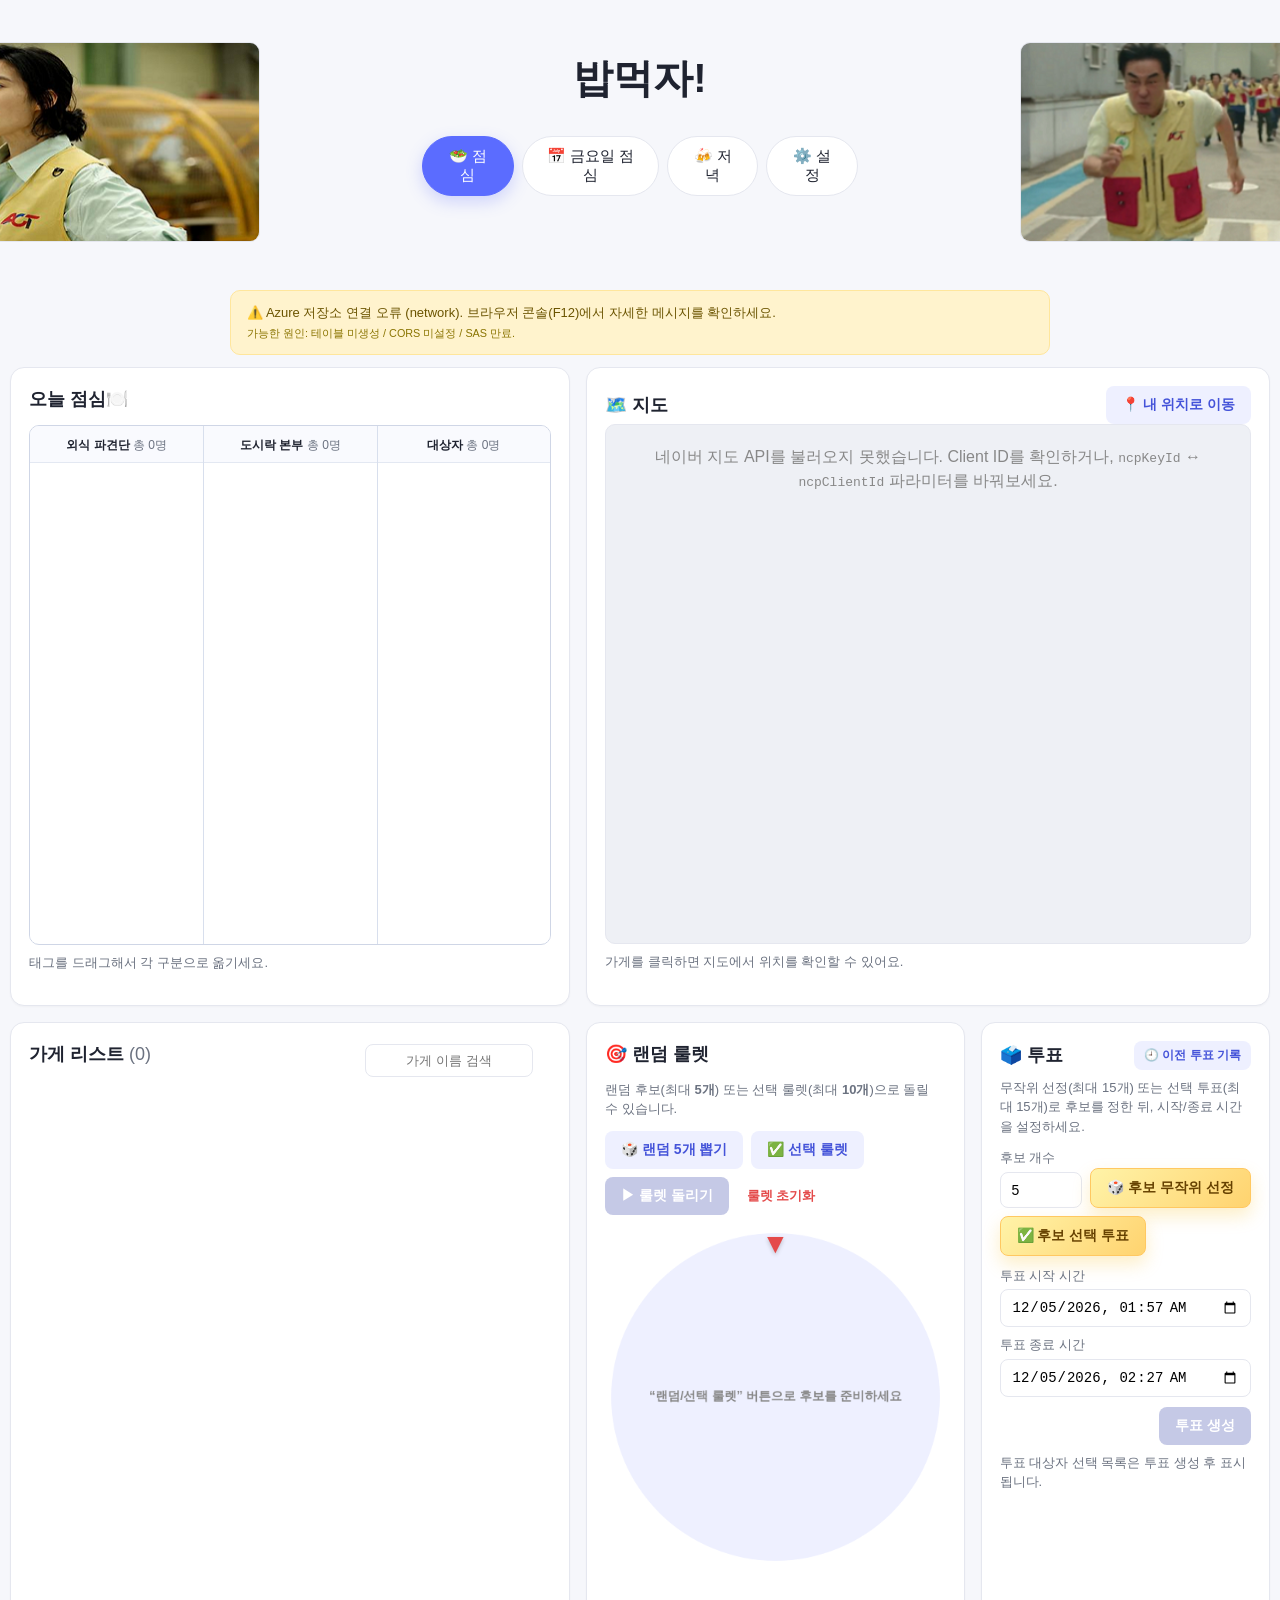
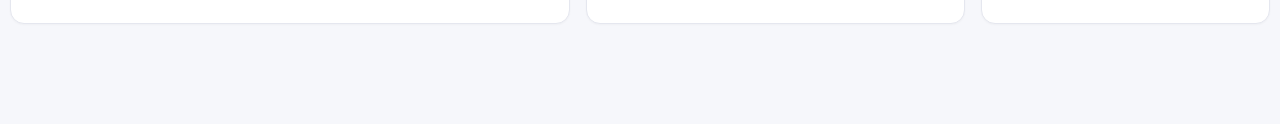
<file: index.html>
<!DOCTYPE html>
<html lang="ko">
<head>
  <meta charset="UTF-8" />
  <meta name="viewport" content="width=device-width, initial-scale=1.0" />
  <title>밥먹자!</title>
  <link rel="stylesheet" href="styles.css?v=22" />
</head>
<body>
  <div class="site-top">
    <header class="app-header">
      <h1 id="app-title">밥먹자!</h1>
    </header>

    <div class="tabs-banner-row">
    <img class="tabs-side-img left" src="assets/tabs-left.png" alt="점심 버튼 왼쪽 이미지" />
    <nav class="meal-tabs">
      <button class="meal-tab active" data-tab="lunch" type="button">🥗 점심</button>
      <button class="meal-tab" data-tab="fridayLunch" type="button">📅 금요일 점심</button>
      <button class="meal-tab" data-tab="dinner" type="button">🍻 저녁</button>
      <button class="meal-tab" data-tab="settings" type="button">⚙️ 설정</button>
      </nav>
    <img class="tabs-side-img right" src="assets/tabs-right.png" alt="설정 버튼 오른쪽 이미지" />
    </div>
  </div>
  <div id="storage-error-banner" class="storage-error hidden"></div>

  <!-- ============ MEAL PANEL (점심/저녁) ============ -->
  <main id="panel-meal" class="panel">
    <section class="card today-groups-card">
      <div class="card-header">
        <h2 id="today-group-title">오늘 점심🍽️</h2>
      </div>
      <div class="today-groups-wrap">
        <div class="today-group-col">
          <h3>외식 파견단 <span id="count-outside" class="muted">총 0명</span></h3>
          <div class="drop-zone" id="drop-outside" data-group="outside"></div>
        </div>
        <div class="today-group-col">
          <h3>도시락 본부 <span id="count-lunchbox" class="muted">총 0명</span></h3>
          <div class="drop-zone" id="drop-lunchbox" data-group="lunchbox"></div>
        </div>
        <div class="today-group-col">
          <h3>대상자 <span id="count-pool" class="muted">총 0명</span></h3>
          <div class="drop-zone pool" id="drop-pool" data-group="pool"></div>
        </div>
      </div>
      <p class="hint">태그를 드래그해서 각 구분으로 옮기세요.</p>
    </section>

    <section class="card meal-list-card">
      <div class="card-header">
        <h2>가게 리스트 <span id="store-count" class="muted">(0)</span></h2>
        <input id="store-search-main" type="text" class="store-search-input" placeholder="가게 이름 검색" />
      </div>
      <ul id="store-list" class="store-list"></ul>
    </section>

    <section class="card meal-map-card">
      <div class="card-header map-header">
        <h2>🗺️ 지도</h2>
        <button id="btn-map-my-location" class="btn btn-secondary" type="button">📍 내 위치로 이동</button>
      </div>
      <div id="map" class="map"></div>
      <p class="hint" id="map-hint">가게를 클릭하면 지도에서 위치를 확인할 수 있어요.</p>
    </section>

    <section class="card roulette-card">
      <h2>🎯 랜덤 룰렛</h2>
      <p class="hint">랜덤 후보(최대 <strong>5개</strong>) 또는 선택 룰렛(최대 <strong>10개</strong>)으로 돌릴 수 있습니다.</p>
      <div class="roulette-controls">
        <button id="btn-pick-roulette" class="btn btn-secondary">🎲 랜덤 5개 뽑기</button>
        <button id="btn-pick-roulette-selected" class="btn btn-secondary">✅ 선택 룰렛</button>
        <button id="btn-spin" class="btn btn-primary" disabled>▶ 룰렛 돌리기</button>
        <button id="btn-reset-roulette" class="btn btn-link" type="button">룰렛 초기화</button>
      </div>
      <div class="roulette-stage">
        <canvas id="roulette-canvas" width="440" height="440"></canvas>
        <div id="roulette-pointer">▼</div>
      </div>
      <div id="roulette-result" class="roulette-result"></div>
    </section>

    <section class="card vote-card">
      <div class="card-header vote-card-header">
        <h2>🗳️ 투표</h2>
        <button id="btn-vote-history" class="btn btn-secondary vote-history-btn" type="button" title="이전 투표 기록">🕘 이전 투표 기록</button>
      </div>
      <p class="hint">무작위 선정(최대 15개) 또는 선택 투표(최대 15개)로 후보를 정한 뒤, 시작/종료 시간을 설정하세요.</p>

      <div class="vote-setup">
        <div class="form-row two">
          <label>후보 개수
            <input type="number" id="vote-candidate-count" min="2" max="15" value="5" />
          </label>
          <button type="button" id="btn-pick-vote" class="btn btn-secondary vote-candidate-action">🎲 후보 무작위 선정</button>
          <button type="button" id="btn-pick-vote-selected" class="btn btn-secondary vote-candidate-action">✅ 후보 선택 투표</button>
        </div>
        <div class="form-row two">
          <label>투표 시작 시간
            <input type="datetime-local" id="vote-start" />
          </label>
          <label>투표 종료 시간
            <input type="datetime-local" id="vote-end" />
          </label>
        </div>
        <div class="form-actions">
          <button id="btn-create-vote" type="button" class="btn btn-primary" disabled>투표 생성</button>
        </div>
        <p class="hint">투표 대상자 선택 목록은 투표 생성 후 표시됩니다.</p>
      </div>

      <div id="vote-active" class="vote-active hidden">
        <div class="vote-header">
          <strong id="vote-status-label"></strong>
          <span id="vote-timer" class="muted"></span>
          <button id="btn-cancel-vote" class="btn btn-link">투표 종료/삭제</button>
        </div>
        <ul id="vote-candidates" class="vote-candidates"></ul>
        <div class="form-row">
          <label>투표 대상자 선택 *
            <select id="vote-voter-select">
              <option value="">대상자를 선택하세요</option>
            </select>
          </label>
        </div>
        <p id="vote-voter-hint" class="hint">남은 투표 가능 대상자를 선택해 투표하세요.</p>
        <h3>투표 현황</h3>
        <ul id="vote-results" class="vote-results"></ul>
      </div>
    </section>
  </main>

  <!-- ============ SETTINGS PANEL ============ -->
  <main id="panel-settings" class="panel hidden">
    <section class="card settings-tabs-card">
      <div class="settings-subtabs">
        <button class="settings-subtab active" type="button" data-settings-tab="people">대상자 추가</button>
        <button class="settings-subtab" type="button" data-settings-tab="stores">가게 등록</button>
        <button class="settings-subtab" type="button" data-settings-tab="taste-care">입맛 보호 대상자</button>
        <button class="settings-subtab" type="button" data-settings-tab="history">기록 관리</button>
      </div>
    </section>

    <section class="card settings-subpanel" data-settings-panel="people">
      <h2>👥 위(胃)대한 명단 관리</h2>
      <div class="form-row two">
        <label>대상자 이름
          <input id="person-name" type="text" placeholder="예: 홍길동" />
        </label>
        <label>직책
          <select id="person-role">
            <option value="사원 (선임)">사원 (선임)</option>
            <option value="대리">대리</option>
            <option value="과장">과장</option>
            <option value="차장">차장</option>
            <option value="부장">부장</option>
            <option value="이사">이사</option>
            <option value="팀장님">팀장님</option>
          </select>
        </label>
      </div>
      <div class="form-actions">
        <button id="btn-add-person" type="button" class="btn btn-secondary">추가</button>
      </div>
      <ul id="person-list" class="store-list"></ul>
    </section>

    <section class="card settings-subpanel hidden taste-care-panel" data-settings-panel="taste-care">
      <h2>💚 입맛 보호 대상자 관리</h2>
      <div class="form-row two taste-care-form-row">
        <label>대상자 선택
          <select id="caution-person">
            <option value="">대상자를 선택하세요</option>
          </select>
        </label>
        <label>주의 내용 태그
          <input id="caution-note" type="text" placeholder="예: 갑각류 알러지 / 회 섭취 불가" />
        </label>
      </div>
      <div class="form-actions">
        <button id="btn-add-caution" type="button" class="btn btn-secondary">주의 태그 추가</button>
        <button id="btn-caution-store-blocks" type="button" class="btn btn-secondary">못가는 가게 선택</button>
      </div>
      <p id="caution-store-block-summary" class="hint">선택된 못가는 가게가 없습니다.</p>
      <ul id="caution-list" class="store-list"></ul>
    </section>

    <section class="card settings-subpanel hidden" data-settings-panel="history">
      <div class="card-header">
        <h2>🗂️ 랜덤/후보 기록 관리</h2>
        <button id="btn-random-history-clear-all" type="button" class="btn btn-link">전체 삭제</button>
      </div>
      <p class="hint">월~금 주간 기록이며, 매주 토요일 10:00(서울)에 전체 초기화됩니다. 수동 삭제 시 비밀번호가 필요합니다.</p>
      <div class="form-row">
        <label>조회할 식사 탭
          <select id="random-history-meal">
            <option value="all">전체</option>
            <option value="lunch">점심</option>
            <option value="fridayLunch">금요일 점심</option>
            <option value="dinner">저녁</option>
          </select>
        </label>
      </div>
      <ul id="random-history-list" class="store-list"></ul>
    </section>

    <section class="card settings-subpanel hidden" data-settings-panel="stores">
      <h2>🪄 URL로 빠른 등록</h2>
      <div class="form-row">
        <label>가게 이름 검색
          <input id="store-search-settings-top" type="text" placeholder="등록 여부를 확인할 가게 이름" />
        </label>
      </div>
      <p class="hint">
        네이버 지도에서 가게 페이지의 URL을 복사해 붙여넣으면 가게 이름과 좌표를 자동으로 추출합니다.
        <br/>예: <code>https://map.naver.com/p/search/김밥천국/place/1194911319?c=...</code>
      </p>

      <div class="form-row">
        <label>등록할 식사
          <div class="radio-group" id="reg-meal-group">
            <label><input type="radio" name="reg-meal" value="lunch" checked /> 🥗 점심</label>
            <label><input type="radio" name="reg-meal" value="dinner" /> 🍻 저녁</label>
            <label><input type="radio" name="reg-meal" value="fridayLunch" /> 📅 금요일 점심</label>
          </div>
        </label>
      </div>
      <div class="form-row">
        <label>네이버 지도 URL *
          <input id="reg-url" type="url" placeholder="https://map.naver.com/p/search/.../place/..." />
        </label>
      </div>
      <div class="form-row">
        <label>메모 (선택)
          <input id="reg-memo" type="text" placeholder="예: 점심특선 9,000원 · 매운 음식 추천 등" />
        </label>
      </div>
      <div class="form-actions">
        <button id="btn-auto-add" class="btn btn-primary">URL로 자동 등록</button>
      </div>
      <div id="auto-add-status" class="auto-status"></div>

      <details class="manual-form">
        <summary>수동으로 직접 입력하기</summary>
        <form id="store-form" class="store-form">
          <div class="form-row">
            <label>가게 이름 *
              <input type="text" id="store-name" required placeholder="예: 김밥천국 강남점" />
            </label>
          </div>
          <div class="form-row">
            <label>네이버 지도 URL
              <input type="url" id="store-url" placeholder="https://map.naver.com/... (선택)" />
            </label>
          </div>
          <div class="form-row">
            <label>주소 (지도 표시용)
              <input type="text" id="store-address" placeholder="예: 서울시 강남구 테헤란로 123" />
            </label>
            <button type="button" id="btn-geocode" class="btn btn-secondary">📍 좌표 찾기</button>
          </div>
          <div class="form-row two">
            <label>위도(lat)
              <input type="number" step="any" id="store-lat" placeholder="자동 채워짐" />
            </label>
            <label>경도(lng)
              <input type="number" step="any" id="store-lng" placeholder="자동 채워짐" />
            </label>
          </div>
          <div class="form-row">
            <label>메모
              <input type="text" id="store-memo" placeholder="예: 점심특선 9,000원" />
            </label>
          </div>
          <div class="form-actions">
            <button type="submit" class="btn btn-primary">+ 등록</button>
          </div>
        </form>
      </details>
    </section>

    <section class="card settings-subpanel hidden" data-settings-panel="stores">
      <div class="card-header">
        <h2>등록된 가게 <span id="settings-store-count" class="muted">(0)</span></h2>
        <input id="store-search-settings-list" type="text" class="store-search-input" placeholder="가게 이름 검색" />
      </div>
      <p class="hint">선택한 식사 탭의 등록된 가게입니다. 좌표가 없는 가게는 “📍 지도에서 지정” 버튼으로 위치를 잡아주세요.</p>
      <ul id="settings-store-list" class="store-list"></ul>

      <div id="settings-map-wrap" class="hidden">
        <h3>📍 지도에서 좌표 지정</h3>
        <p class="hint" id="pick-mode-hint">지도 위에서 정확한 위치를 클릭해주세요. ESC로 취소.</p>
        <div id="settings-map" class="map"></div>
      </div>
    </section>
  </main>

  <footer class="app-footer"></footer>


  <!-- Naver Maps JavaScript API. Client ID is safe to expose in browser code. -->
  <!-- 만약 인증 오류가 발생하면 ncpKeyId → ncpClientId 로 바꿔보세요. -->
  <script type="text/javascript"
    src="https://oapi.map.naver.com/openapi/v3/maps.js?ncpKeyId=ufhtl7ialy&submodules=geocoder">
  </script>

  <script src="js/config.js?v=11"></script>
  <script src="js/storage.js?v=11"></script>
  <script src="js/storage-azure.js?v=11"></script>
  <script src="js/stores.js?v=9"></script>
  <script src="js/maps.js?v=11"></script>
  <script src="js/naver-api.js?v=9"></script>
  <script src="js/week-history.js?v=1"></script>
  <script src="js/roulette.js?v=11"></script>
  <script src="js/voting.js?v=10"></script>
  <script src="js/app.js?v=23"></script>
</body>
</html>
</file>
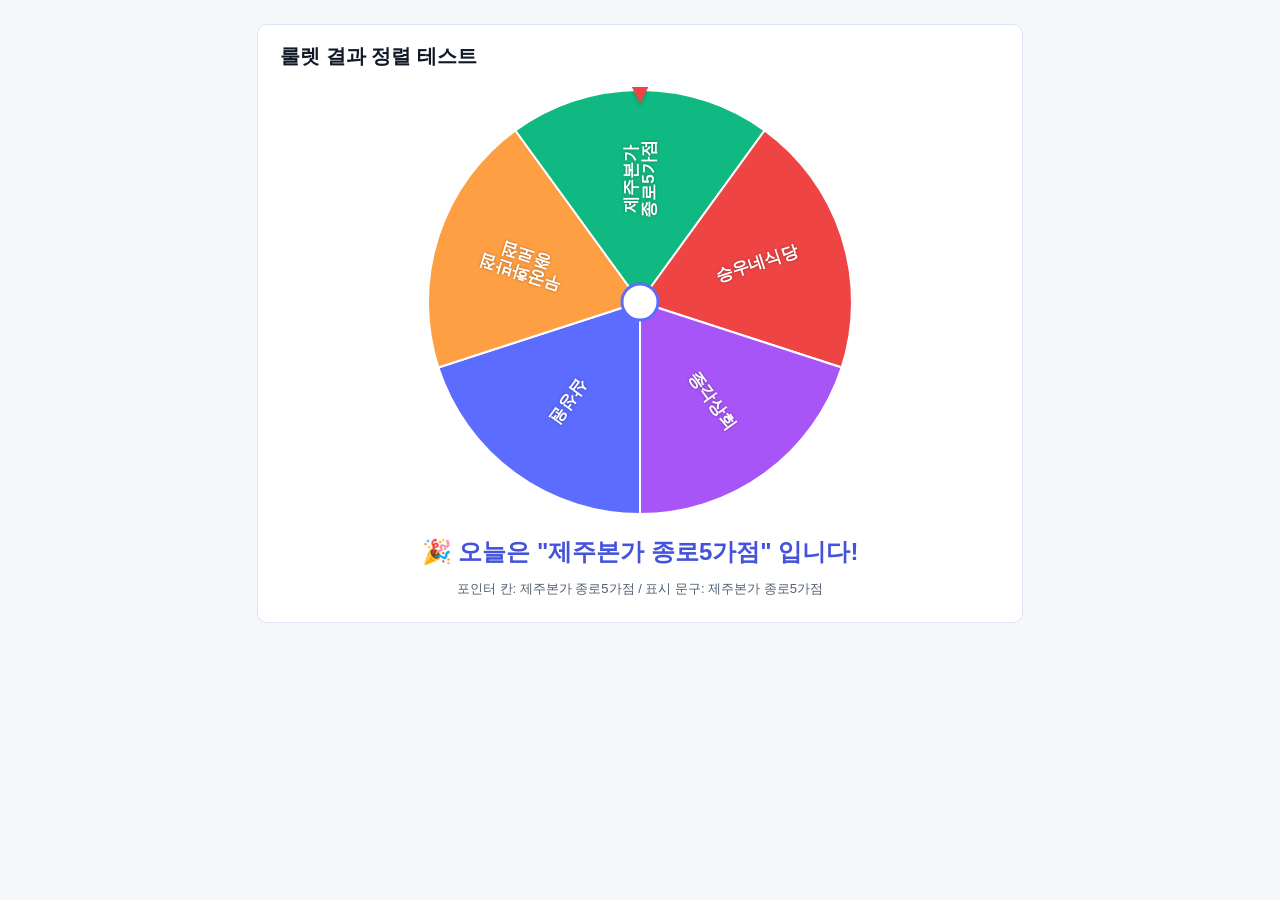
<file: tests/roulette-visual.html>
<!doctype html>
<html lang="ko">
<head>
  <meta charset="utf-8" />
  <title>Roulette Visual Check</title>
  <style>
    body {
      margin: 0;
      font-family: Arial, sans-serif;
      background: #f5f7fb;
      color: #111827;
    }
    .wrap {
      width: 720px;
      margin: 24px auto;
      padding: 18px 22px 24px;
      border: 1px solid #dfe5f2;
      border-radius: 10px;
      background: #fff;
    }
    h1 {
      margin: 0 0 12px;
      font-size: 20px;
    }
    .stage {
      position: relative;
      width: 440px;
      margin: 0 auto;
    }
    #roulette-canvas {
      width: 440px;
      height: 440px;
      display: block;
    }
    .pointer {
      position: absolute;
      top: -4px;
      left: 50%;
      transform: translateX(-50%);
      color: #ef4444;
      font-size: 28px;
      text-shadow: 0 2px 4px rgba(0, 0, 0, .2);
    }
    #result {
      margin-top: 14px;
      color: #4453d9;
      font-size: 24px;
      font-weight: 800;
      line-height: 1.35;
      text-align: center;
      word-break: keep-all;
    }
    #debug {
      margin-top: 12px;
      color: #526070;
      font-size: 13px;
      text-align: center;
    }
  </style>
</head>
<body>
  <div class="wrap">
    <h1>룰렛 결과 정렬 테스트</h1>
    <div class="stage">
      <canvas id="roulette-canvas" width="440" height="440"></canvas>
      <div class="pointer">▼</div>
    </div>
    <div id="result"></div>
    <div id="debug"></div>
  </div>
  <script src="../js/roulette.js?v=11"></script>
  <script>
    const items = [
      { id: 'a', name: '삼성원' },
      { id: 'b', name: '무궁화반점 종로점' },
      { id: 'c', name: '제주본가 종로5가점' },
      { id: 'd', name: '승우네식당' },
      { id: 'e', name: '종각상회' },
    ];
    Roulette.init('roulette-canvas');
    Roulette.setItems(items);
    const session = {
      id: 'visual-check',
      winnerId: 'c',
      winnerName: '무궁화반점 종로점',
      durationMs: 8000,
      startAt: Date.now() - 9000,
      spinTurns: 6,
      startRotation: 0,
    };
    Roulette.settle(session);
    document.getElementById('result').textContent =
      `🎉 오늘은 "${Roulette.getDisplayWinner(session)}" 입니다!`;
    document.getElementById('debug').textContent =
      `포인터 칸: ${Roulette.getPointerWinner().name} / 표시 문구: ${Roulette.getDisplayWinner(session)}`;
  </script>
</body>
</html>
</file>
<file: styles.css>
:root {
  --bg: #f6f7fb;
  --card: #ffffff;
  --text: #1f2330;
  --muted: #6b7280;
  --primary: #5b6cff;
  --primary-dark: #4453d9;
  --secondary: #eef0ff;
  --border: #e5e7ef;
  --danger: #e44a4a;
  --success: #2bb673;
  --warn: #f5b400;
}

* { box-sizing: border-box; }
html, body { margin: 0; padding: 0; }
.hidden { display: none !important; }
body {
  font-family: -apple-system, BlinkMacSystemFont, "Segoe UI", "Apple SD Gothic Neo",
    "Malgun Gothic", "맑은 고딕", Roboto, sans-serif;
  background: var(--bg);
  color: var(--text);
  line-height: 1.5;
}

.site-top {
  display: flex;
  flex-direction: column;
  align-items: center;
  width: 100%;
  padding-bottom: 8px;
}
.app-header {
  text-align: center;
  padding: 12px 10px 8px;
  width: 100%;
  flex-shrink: 0;
}
.app-header h1 {
  margin: 0;
  font-size: 40px;
  line-height: 1.1;
  cursor: pointer;
  transform: translateY(44px);
}

.meal-tabs {
  display: flex;
  justify-content: center;
  gap: 8px;
  padding: 0;
}
.tabs-banner-row {
  display: flex;
  align-items: center;
  justify-content: center;
  gap: 12px;
  padding: 2px 10px 16px;
  width: 100%;
  max-width: 1400px;
  flex-shrink: 0;
}
.tabs-side-img {
  width: 400px;
  height: 200px;
  object-fit: cover;
  border-radius: 10px;
  border: 1px solid var(--border);
  flex-shrink: 0;
}
.tabs-side-img.left { transform: translate(-150px, -24px); }
.tabs-side-img.right { transform: translate(150px, -24px); }
.meal-tab {
  border: 1px solid var(--border);
  background: var(--card);
  color: var(--text);
  padding: 10px 20px;
  border-radius: 999px;
  font-size: 15px;
  cursor: pointer;
  transition: all .15s ease;
}
.meal-tab.active {
  background: var(--primary);
  color: #fff;
  border-color: var(--primary);
  box-shadow: 0 6px 16px rgba(91,108,255,.25);
}

main {
  max-width: 820px;
  margin: 0 auto;
  padding: 0 16px 60px;
  display: grid;
  gap: 16px;
}

.card {
  background: var(--card);
  border: 1px solid var(--border);
  border-radius: 14px;
  padding: 18px 18px 20px;
  box-shadow: 0 1px 2px rgba(0,0,0,.03);
}
.card h2 { margin: 0 0 12px; font-size: 18px; }
.card-header { display:flex; justify-content: space-between; align-items: center; gap: 10px; }
.meal-list-card .card-header {
  padding-right: 12px;
}
.meal-list-card #store-search-main {
  width: 168px;
  max-width: calc(100% - 8px);
  flex-shrink: 0;
  margin-right: 6px;
}
.store-search-input {
  width: 200px;
  max-width: 38%;
  padding: 8px 10px;
  border: 1px solid var(--border);
  border-radius: 8px;
  font-size: 13px;
  background: #fff;
  text-align: center;
}
.store-search-input:focus {
  outline: 2px solid var(--primary);
  outline-offset: -1px;
  border-color: var(--primary);
}
.map-header h2 { margin-bottom: 0; }
.muted { color: var(--muted); font-weight: normal; }
.hint { color: var(--muted); font-size: 13px; margin: 8px 0 12px; }

.store-form .form-row { display: flex; gap: 8px; align-items: end; margin-bottom: 10px; }
.store-form .form-row.two label { flex: 1; }
.store-form label {
  display: flex; flex-direction: column; gap: 4px; flex: 1;
  font-size: 13px; color: var(--muted);
}
.store-form input {
  padding: 9px 11px;
  border: 1px solid var(--border);
  border-radius: 8px;
  font-size: 14px;
  background: #fff;
  color: var(--text);
}
.store-form textarea {
  padding: 9px 11px;
  border: 1px solid var(--border);
  border-radius: 8px;
  font-size: 14px;
  background: #fff;
  color: var(--text);
  resize: vertical;
  min-height: 78px;
}
.store-form input:focus { outline: 2px solid var(--primary); outline-offset: -1px; border-color: var(--primary); }
.store-form textarea:focus { outline: 2px solid var(--primary); outline-offset: -1px; border-color: var(--primary); }
.form-actions { display: flex; justify-content: flex-end; }
.taste-care-panel .form-actions {
  gap: 8px;
}
#caution-store-block-summary {
  margin-top: 8px;
  margin-bottom: 10px;
}
#caution-note {
  min-height: 92px;
}

.btn {
  border: none;
  cursor: pointer;
  padding: 10px 16px;
  border-radius: 8px;
  font-size: 14px;
  font-weight: 600;
  transition: transform .05s ease, background .15s;
}
.btn:active { transform: translateY(1px); }
.btn-primary { background: var(--primary); color: #fff; }
.btn-primary:hover:not(:disabled) { background: var(--primary-dark); }
.btn-primary:disabled { background: #c5c9e6; cursor: not-allowed; }
.btn-secondary { background: var(--secondary); color: var(--primary-dark); }
.btn-secondary:hover { background: #e0e4ff; }
.vote-candidate-action {
  background: linear-gradient(135deg, #fff3a8 0%, #ffd36f 100%);
  color: #664100;
  border: 1px solid #ffc861;
  box-shadow: 0 8px 18px rgba(245, 180, 0, 0.22);
}
.vote-candidate-action:hover {
  background: linear-gradient(135deg, #ffe987 0%, #ffc34d 100%);
}
.btn-link { background: transparent; color: var(--danger); padding: 4px 8px; }
.btn-link:hover { text-decoration: underline; }

.store-list { list-style: none; margin: 0; padding: 0; display: grid; gap: 8px; }
.store-list li {
  display: grid;
  grid-template-columns: 1fr auto;
  gap: 8px;
  align-items: center;
  padding: 10px 12px;
  border: 1px solid var(--border);
  border-radius: 10px;
  background: #fafbff;
  cursor: pointer;
}
.store-list li:hover { background: #f1f3ff; }
.store-list li.selected { border-color: var(--primary); background: #eef0ff; }
.store-list .s-name { font-weight: 600; }
.store-list .s-meta { font-size: 12px; color: var(--muted); }
.store-list .s-actions { display: flex; gap: 6px; }
.store-list .s-actions .check-action {
  display: inline-flex;
  align-items: center;
  gap: 4px;
  font-size: 12px;
  color: var(--muted);
  padding: 0 2px;
}
.visibility-modal-backdrop {
  position: fixed;
  inset: 0;
  background: rgba(0, 0, 0, 0.35);
  display: flex;
  align-items: center;
  justify-content: center;
  z-index: 9999;
}
.visibility-modal {
  width: min(360px, calc(100% - 24px));
  background: #fff;
  border-radius: 12px;
  padding: 16px;
  border: 1px solid var(--border);
  box-shadow: 0 14px 36px rgba(0, 0, 0, 0.22);
}
.visibility-modal h3 { margin: 0 0 8px; font-size: 17px; }
.visibility-modal p { margin: 0 0 10px; font-size: 13px; }
.visibility-modal .dialog-message {
  white-space: pre-line;
}
.visibility-modal label {
  display: flex;
  align-items: center;
  gap: 8px;
  margin: 6px 0;
  font-size: 14px;
}
.visibility-modal .actions {
  margin-top: 12px;
  display: flex;
  justify-content: flex-end;
  gap: 8px;
}
.visibility-modal .actions button {
  border: 1px solid var(--border);
  background: #fff;
  border-radius: 8px;
  padding: 7px 12px;
  cursor: pointer;
}
.visibility-modal .actions button[data-action="save"] {
  background: var(--primary);
  border-color: var(--primary);
  color: #fff;
}
.visibility-modal .actions button[data-action="confirm"] {
  background: var(--primary);
  border-color: var(--primary);
  color: #fff;
}
.assignment-move-actions {
  display: grid;
  gap: 8px;
  margin: 12px 0 4px;
}
.assignment-move-actions button {
  border: 1px solid var(--border);
  background: #f4f7ff;
  color: var(--primary-dark);
  border-radius: 10px;
  padding: 12px 14px;
  font-size: 15px;
  font-weight: 800;
  cursor: pointer;
}
.assignment-move-actions button:active {
  transform: translateY(1px);
}
.assignment-pin-modal {
  width: min(420px, calc(100% - 24px));
}
.assignment-pin-help {
  display: grid;
  gap: 6px;
  margin: 8px 0 12px;
  padding: 10px 12px;
  border: 1px solid #dfe5ff;
  border-radius: 10px;
  background: #f7f8ff;
  color: #556070;
  font-size: 13px;
}
.assignment-pin-help div {
  display: grid;
  grid-template-columns: 76px 1fr;
  gap: 10px;
  align-items: start;
}
.assignment-pin-help strong {
  color: #3441c4;
  white-space: nowrap;
}
.assignment-pin-help span {
  min-width: 0;
  word-break: keep-all;
  overflow-wrap: anywhere;
}
.app-message-modal {
  border-color: #dfe5ff;
  box-shadow: 0 18px 42px rgba(69, 88, 217, 0.18);
}
.visibility-modal .dialog-input-label {
  display: flex;
  flex-direction: column;
  align-items: stretch;
  gap: 8px;
  color: var(--muted);
}
.dialog-input {
  width: 100%;
  border: 1px solid #cfd7f4;
  border-radius: 8px;
  padding: 9px 10px;
  font-size: 14px;
  color: var(--text);
}
.vote-delete-confirm-modal {
  border-color: #dfe5ff;
  background:
    linear-gradient(180deg, #ffffff 0%, #fbfcff 100%);
  box-shadow: 0 18px 42px rgba(69, 88, 217, 0.2);
}
.vote-delete-confirm-modal h3 {
  color: #22284a;
}
.vote-delete-confirm-modal p {
  color: #66708a;
}
.vote-delete-confirm-modal input {
  border: 1px solid #cfd7f4;
  border-radius: 8px;
  padding: 8px 10px;
}
.vote-delete-confirm-modal .actions button {
  border-radius: 999px;
  padding: 7px 14px;
}
.history-clear-confirm-modal {
  border-color: #ffd9c9;
  background: linear-gradient(180deg, #fff 0%, #fff8f5 100%);
}
.admin-password-error {
  margin: -6px 0 12px;
  padding: 7px 9px;
  border-radius: 8px;
  background: #fff1f1;
  color: #d64242;
  font-size: 12px;
  font-weight: 700;
}
.admin-password-error.hidden {
  display: none;
}
.store-list .s-actions button {
  border: 1px solid var(--border);
  background: #fff;
  padding: 4px 8px;
  border-radius: 6px;
  font-size: 12px;
  cursor: pointer;
}
.store-list .s-actions .delete { color: var(--danger); }

.map {
  width: 100%;
  height: 360px;
  border-radius: 10px;
  overflow: hidden;
  border: 1px solid var(--border);
  background: #eef0f5;
}
.map-info-window {
  position: relative;
  min-width: 190px;
  padding: 8px 28px 8px 12px;
  font-size: 13px;
  line-height: 1.55;
}
.map-info-body {
  word-break: keep-all;
}
.map-info-title {
  font-size: 14px;
}
.map-info-address {
  color: #555;
}
.map-info-muted {
  color: #777;
}
.map-info-memo {
  color: var(--primary);
}
.map-info-close {
  position: absolute;
  top: 5px;
  right: 5px;
  width: 20px;
  height: 20px;
  border: 0;
  border-radius: 999px;
  background: #f3f4f8;
  color: #555;
  font-size: 15px;
  font-weight: 800;
  line-height: 20px;
  padding: 0;
  cursor: pointer;
}
.map-info-close:hover {
  background: #e8ebf5;
  color: #1f2330;
}

.roulette-controls {
  display: flex; gap: 8px; margin-bottom: 12px; flex-wrap: wrap;
  align-items: center;
}
#btn-reset-roulette {
  padding: 6px 10px;
  font-size: 13px;
}
.roulette-stage {
  position: relative;
  width: min(440px, 100%);
  max-width: 100%;
  margin: 0 auto;
}
#roulette-canvas {
  width: 100%;
  height: auto;
  display: block;
}
#roulette-pointer {
  position: absolute;
  top: -4px;
  left: 50%;
  transform: translateX(-50%);
  font-size: 28px;
  color: var(--danger);
  text-shadow: 0 2px 4px rgba(0,0,0,.2);
}
.roulette-result {
  text-align: center;
  margin-top: 12px;
  font-size: 18px;
  font-weight: 700;
  letter-spacing: 0.2px;
  line-height: 1.35;
  min-height: 24px;
  overflow-wrap: break-word;
  word-break: keep-all;
}
.roulette-result.winner {
  font-size: 24px;
  font-weight: 800;
  color: var(--primary-dark);
  text-shadow: 0 1px 0 #fff, 0 2px 6px rgba(68, 83, 217, 0.2);
}

.vote-setup .form-row { display: flex; gap: 8px; align-items: end; margin-bottom: 10px; flex-wrap: wrap; }
.vote-setup .form-row.two > button { flex: 0 0 auto; }
.vote-setup .form-row.two label { flex: 1; }
.vote-setup label { display: flex; flex-direction: column; gap: 4px; flex: 1; font-size: 13px; color: var(--muted); }
.vote-setup input { padding: 9px 11px; border: 1px solid var(--border); border-radius: 8px; font-size: 14px; }
.vote-active select {
  padding: 9px 11px;
  border: 1px solid var(--border);
  border-radius: 8px;
  font-size: 14px;
  background: #fff;
}
.vote-card-header h2 { margin-bottom: 0; }
.vote-history-btn {
  padding: 6px 10px;
  font-size: 12px;
}
.store-block-modal {
  width: min(1480px, calc(100vw - 24px));
  height: min(786px, calc(100vh - 24px));
  display: flex;
  flex-direction: column;
}
.store-block-tabs {
  display: flex;
  gap: 8px;
  margin: 8px 0 10px;
  flex-wrap: wrap;
}
.store-block-search-row {
  display: flex;
  align-items: center;
  gap: 8px;
  margin: 0 0 10px;
  flex-wrap: wrap;
}
.store-block-search-row .store-search-input {
  width: 200px;
  max-width: 200px;
}
.store-block-bulk-btn {
  border: 1px solid var(--border);
  background: #fff;
  border-radius: 8px;
  padding: 7px 10px;
  font-size: 12px;
  cursor: pointer;
}
.store-block-bulk-btn:hover {
  background: #f5f7ff;
}
.store-block-tab {
  border: 1px solid var(--border);
  background: #fff;
  border-radius: 999px;
  padding: 6px 12px;
  font-size: 13px;
  cursor: pointer;
}
.store-block-tab.active {
  background: var(--primary);
  color: #fff;
  border-color: var(--primary);
}
.store-block-list {
  border: 1px solid var(--border);
  border-radius: 10px;
  background: #fff;
  padding: 8px 10px;
  min-height: 0;
  flex: 1;
  overflow-y: auto;
}
.store-block-option {
  display: flex;
  align-items: flex-start;
  gap: 8px;
  padding: 4px 2px;
  font-size: 14px;
}
.store-block-option input[type="checkbox"] {
  margin-top: 2px;
}
.store-block-option-text {
  display: flex;
  flex-direction: column;
  gap: 2px;
}
.store-block-option-name {
  font-size: 14px;
  color: var(--text);
}
.store-block-option-memo {
  font-size: 12px;
  color: var(--muted);
}
.store-block-modal .actions {
  margin-top: 10px;
}
.caution-edit-btn {
  min-width: 34px;
  height: 28px;
  padding: 0 6px !important;
  font-size: 14px !important;
  display: inline-flex;
  align-items: center;
  justify-content: center;
}
.vote-history-modal {
  width: min(480px, calc(100% - 24px));
}
.vote-history-modal-head {
  display: flex;
  justify-content: space-between;
  align-items: center;
  gap: 10px;
  margin: 0 0 8px;
}
.vote-history-modal-head .vote-history-modal-title {
  margin: 0;
  font-size: 17px;
  font-weight: 700;
}
.vote-history-delete-btn {
  padding: 4px 10px;
  font-size: 12px;
  white-space: nowrap;
  flex-shrink: 0;
}
.vote-history-delete-btn:disabled {
  opacity: 0.45;
  cursor: not-allowed;
  text-decoration: none;
}
.vote-history-list {
  list-style: none;
  margin: 10px 0 0;
  padding: 0;
  display: grid;
  gap: 8px;
  max-height: 320px;
  overflow-y: auto;
}
.vote-history-list li {
  border: 1px solid var(--border);
  border-radius: 8px;
  background: #fafbff;
  padding: 8px 10px;
  font-size: 12px;
}
.vote-history-title {
  font-weight: 700;
  margin-bottom: 2px;
}
.vote-history-meta {
  color: var(--muted);
  font-size: 12px;
}

.vote-active { margin-top: 12px; }
.vote-active.hidden { display: none; }
.vote-header {
  display: flex; align-items: center; gap: 12px;
  padding: 10px 12px;
  background: #fff8dd;
  border-radius: 10px;
  margin-bottom: 10px;
  flex-wrap: wrap;
}
.vote-header strong { color: var(--warn); }
.vote-candidates, .vote-results { list-style: none; padding: 0; margin: 8px 0; display: grid; gap: 6px; }
.vote-candidates li {
  display: flex; justify-content: space-between; align-items: center;
  padding: 10px 12px; border: 1px solid var(--border); border-radius: 8px;
}
.vote-candidates button {
  background: var(--primary); color: #fff; border: none;
  padding: 6px 12px; border-radius: 6px; cursor: pointer;
}
.vote-candidates button:disabled { background: #c5c9e6; cursor: not-allowed; }
.vote-results li {
  display: grid;
  grid-template-columns: 1fr auto;
  gap: 6px;
  padding: 6px 12px;
  background: #fafbff;
  border-radius: 6px;
}
.vote-results .bar {
  height: 8px; background: var(--secondary); border-radius: 4px; overflow: hidden;
  grid-column: 1 / -1;
}
.vote-results .bar > div { height: 100%; background: var(--primary); }
.vote-results .voters,
.vote-results .vote-role-summary {
  font-size: 12px;
  color: var(--muted);
  grid-column: 1 / -1;
}
.vote-results .vote-role-summary {
  display: inline-flex;
  width: fit-content;
  max-width: 100%;
  padding: 2px 8px;
  border-radius: 999px;
  background: #eef2ff;
  color: #5560c9;
  font-weight: 700;
}

.panel { max-width: 820px; margin: 0 auto; padding: 0 16px 60px; display: grid; gap: 16px; }
.panel.hidden { display: none; }

#panel-meal {
  width: 100%;
  max-width: none;
  margin: 0;
  padding: 0 10px 60px;
  grid-template-columns: minmax(500px, 560px) minmax(0, 0.85fr) minmax(0, 0.65fr);
  align-items: stretch;
}
#panel-meal .today-groups-card { grid-column: 1; grid-row: 1; margin-left: 0; }
#panel-meal .meal-list-card { grid-column: 1; grid-row: 2; }
#panel-meal .meal-map-card { grid-column: 2 / 4; grid-row: 1; margin-left: 0; }
#panel-meal .roulette-card { grid-column: 2; grid-row: 2; }
#panel-meal .vote-card { grid-column: 3; grid-row: 2; }
.today-groups-card,
.meal-list-card,
.roulette-card,
.vote-card {
  height: 100%;
}

.today-groups-wrap {
  display: grid;
  grid-template-columns: repeat(3, minmax(0, 1fr));
  gap: 0;
  border: 1px solid #cfd6e6;
  border-radius: 10px;
  overflow: hidden;
  min-height: 520px;
}
.today-group-col h3 {
  margin: 0;
  font-size: 12px;
  padding: 10px 12px 8px;
  font-weight: 700;
  background: #f9fafe;
  white-space: nowrap;
  text-align: center;
}
.today-group-col {
  border-left: 1px solid #d8dfed;
}
.today-group-col:first-child {
  border-left: none;
}
.drop-zone {
  min-height: 0;
  height: calc(100% - 37px);
  border: none;
  border-top: 1px solid #e3e8f2;
  border-radius: 0;
  padding: 6px 6px;
  display: flex;
  flex-wrap: wrap;
  gap: 2px;
  align-content: flex-start;
  background: #fff;
}
.drop-zone.drag-over {
  background: #eef2ff;
}
.person-tag {
  display: inline-flex;
  align-items: center;
  gap: 0;
  position: relative;
  padding: 0 28px 0 8px;
  border-radius: 999px;
  font-size: 13px;
  font-weight: 600;
  color: #1f2330;
  border: 1px solid #dbe2ff;
  background: #f4f7ff;
  cursor: grab;
  width: min(168px, calc(100% - 4px));
  height: 28px;
  justify-content: center;
  white-space: nowrap;
  overflow: hidden;
  text-overflow: ellipsis;
}
.person-tag.is-pinned {
  border-color: #8190ff;
  background: #eef0ff;
}
.person-tag.is-pin-paused {
  border-style: dashed;
}
.person-tag-label {
  min-width: 0;
  width: 100%;
  text-align: center;
  overflow: hidden;
  text-overflow: ellipsis;
}
.person-pin-btn {
  position: absolute;
  right: 4px;
  top: 50%;
  transform: translateY(-50%);
  width: 22px;
  height: 22px;
  border: 0;
  border-radius: 999px;
  background: transparent;
  color: #ef7fa8;
  padding: 0;
  cursor: pointer;
  opacity: 0.72;
  display: inline-flex;
  align-items: center;
  justify-content: center;
}
.person-pin-btn:hover,
.person-tag.is-pinned .person-pin-btn {
  opacity: 1;
}
.person-tag.is-pin-active .person-pin-btn {
  color: #128fdf;
}
.person-tag.is-pin-paused .person-pin-btn {
  color: #128fdf;
  opacity: 0.92;
}
.person-pin-btn svg {
  width: 15px;
  height: 15px;
  display: block;
  filter: drop-shadow(0 1px 1px rgba(0, 68, 120, 0.18));
}
.person-pin-body {
  fill: #ef7fa8;
}
.person-pin-needle-outline {
  fill: none;
  stroke: #a94870;
  stroke-width: 3;
  stroke-linecap: round;
}
.person-pin-needle {
  fill: none;
  stroke: #fff;
  stroke-width: 1.35;
  stroke-linecap: round;
}
.person-tag.is-pinned .person-pin-body {
  fill: #128fdf;
}
.person-tag.is-pinned .person-pin-needle-outline {
  stroke: #096aa8;
}
.person-tag.is-pinned .person-pin-needle {
  stroke: #fff;
  stroke-width: 1.35;
}
.drop-zone.pool { min-height: 0; }

#panel-settings {
  max-width: 1120px;
}
.settings-tabs-card { padding-bottom: 12px; }
.settings-subtabs {
  display: flex;
  gap: 8px;
  flex-wrap: wrap;
}
.settings-subtab {
  border: 1px solid var(--border);
  background: #fff;
  padding: 8px 12px;
  border-radius: 999px;
  cursor: pointer;
  font-size: 13px;
}
.settings-subtab.active {
  background: var(--primary);
  color: #fff;
  border-color: var(--primary);
}

#person-list {
  display: grid;
  grid-auto-flow: column;
  grid-template-rows: repeat(7, minmax(42px, auto));
  grid-auto-columns: minmax(210px, 230px);
  gap: 8px;
  overflow-x: auto;
  overflow-y: hidden;
  padding-bottom: 4px;
}
#person-list li {
  min-width: 210px;
}
#person-list .s-meta {
  font-size: 11px;
}
.taste-care-form-row label {
  flex: 1;
}
.settings-subpanel .form-row label {
  display: flex;
  flex-direction: column;
  gap: 6px;
  color: var(--muted);
  font-size: 13px;
}
.settings-subpanel .form-row input,
.settings-subpanel .form-row textarea,
.settings-subpanel .form-row select {
  width: 100%;
  padding: 10px 12px;
  border: 1px solid var(--border);
  border-radius: 8px;
  font-size: 14px;
  background: #fff;
}
.settings-subpanel .form-row textarea {
  resize: vertical;
}
.settings-subpanel .form-row input:focus,
.settings-subpanel .form-row textarea:focus,
.settings-subpanel .form-row select:focus {
  outline: 2px solid var(--primary);
  outline-offset: -1px;
  border-color: var(--primary);
}
.taste-care-panel #caution-person,
.taste-care-panel #caution-note {
  min-height: 42px;
  height: 42px;
}
.caution-tags {
  display: flex;
  flex-wrap: wrap;
  gap: 6px;
}
.caution-chip {
  border: 1px solid #dbe2ff;
  background: #f4f7ff;
  color: #1f2330;
  border-radius: 999px;
  padding: 4px 10px;
  font-size: 12px;
  cursor: pointer;
}
.caution-chip:hover {
  background: #e9eeff;
}

.meal-list-card #store-list {
  max-height: 520px;
  overflow-y: auto;
  padding-right: 4px;
}
.meal-map-card .map { height: 520px; }

.radio-group { display: flex; gap: 14px; padding: 4px 0; }
.radio-group label {
  flex-direction: row !important; align-items: center !important;
  gap: 6px !important; font-size: 14px !important; color: var(--text) !important;
  cursor: pointer;
}
#reg-meal-group {
  flex-wrap: nowrap;
  overflow-x: auto;
  gap: 18px;
  padding-bottom: 2px;
}
#reg-meal-group label {
  white-space: nowrap;
  min-width: max-content;
  font-size: 13px !important;
}
#reg-meal-group input[type="radio"] {
  transform: scale(1.15);
  margin-right: 2px;
}

.manual-form { margin-top: 14px; border-top: 1px dashed var(--border); padding-top: 10px; }
.manual-form summary {
  cursor: pointer; color: var(--primary-dark); font-size: 14px;
  padding: 6px 0; user-select: none;
}
.manual-form[open] summary { margin-bottom: 8px; }

.auto-status {
  margin-top: 12px; font-size: 13px; min-height: 20px;
  padding: 0 4px;
}
.auto-status.success { color: var(--success); }
.auto-status.warn    { color: #b07b00; }
.auto-status.error   { color: var(--danger); }

.store-list .s-badge {
  display: inline-block; font-size: 11px; padding: 1px 6px;
  border-radius: 4px; margin-left: 6px; vertical-align: middle;
}
.store-list .s-badge.warn { background: #fff3cd; color: #8a6d00; }

.store-list .s-actions .pick {
  color: var(--primary-dark); border-color: var(--primary);
}

#settings-map-wrap { margin-top: 14px; }
#settings-map-wrap.hidden { display: none; }
#settings-map { height: 320px; }

/* ============ Storage Error Banner ============ */
.storage-error {
  max-width: 820px;
  margin: 0 auto 12px;
  padding: 12px 16px;
  background: #fff3cd;
  border: 1px solid #ffe69c;
  color: #6b5400;
  border-radius: 10px;
  font-size: 13px;
}
.storage-error.hidden { display: none; }
.storage-error small { color: #8a7400; }

.app-footer { text-align: center; color: var(--muted); padding: 20px; }
.app-footer code { background: #eef0ff; padding: 1px 6px; border-radius: 4px; }

@media (max-width: 560px) {
  body {
    background: #101116;
    color: #f1f2ff;
  }
  .site-top {
    padding-bottom: 4px;
  }
  .app-header {
    padding: 8px 8px 0;
  }
  .app-header h1 {
    position: relative;
    z-index: 1;
    font-size: 32px;
    transform: none;
    color: #f4f5ff;
    text-shadow: 0 2px 8px rgba(0, 0, 0, 0.45);
  }
  .tabs-banner-row {
    display: grid;
    grid-template-areas: "left" "right" "tabs";
    justify-items: center;
    align-items: center;
    gap: 0;
    padding: 6px 10px 16px;
  }
  .tabs-side-img {
    width: min(78vw, 320px);
    height: clamp(106px, 30vw, 144px);
    max-height: none;
    object-fit: cover;
    transform: none !important;
    border-color: #4a4b55;
    filter: brightness(0.62);
  }
  .tabs-side-img.left {
    grid-area: left;
    border-radius: 12px 12px 0 0;
  }
  .tabs-side-img.right {
    grid-area: right;
    border-top: 0;
    border-radius: 0 0 12px 12px;
  }
  .meal-tabs {
    grid-area: tabs;
    width: 100%;
    display: grid;
    grid-template-columns: repeat(4, minmax(0, 1fr));
    gap: 8px;
    padding: 14px 0 0;
  }
  .meal-tab {
    min-width: 0;
    min-height: 56px;
    padding: 7px 6px;
    border-radius: 999px;
    background: #4a4a4d;
    border-color: #4c4d57;
    color: #edeef8;
    font-size: 15px;
    line-height: 1.25;
    white-space: normal;
    word-break: keep-all;
  }
  .meal-tab[data-tab="fridayLunch"] {
    text-align: center;
    justify-content: center;
  }
  .meal-tab.active {
    background: #2634ce;
    border-color: #2634ce;
    box-shadow: 0 7px 18px rgba(38, 52, 206, 0.42);
  }
  #panel-meal {
    grid-template-columns: 1fr;
    gap: 16px;
    padding: 0 10px 56px;
  }
  #panel-meal .today-groups-card,
  #panel-meal .meal-list-card,
  #panel-meal .meal-map-card,
  #panel-meal .roulette-card,
  #panel-meal .vote-card {
    grid-column: auto;
    grid-row: auto;
    margin-left: 0;
  }
  .card {
    background: #1b1b1f;
    border-color: #45464f;
    border-radius: 12px;
    padding: 16px 14px 18px;
    box-shadow: none;
  }
  .card h2 {
    color: #f2f3ff;
    font-size: 22px;
    line-height: 1.25;
  }
  .muted {
    color: #aaacba;
  }
  .hint {
    color: #b4b5c2;
    font-size: 13px;
  }
  .card-header {
    align-items: flex-start;
  }
  .today-groups-wrap {
    grid-template-columns: 1fr;
    gap: 0;
    min-height: 0;
    border-color: #45464f;
    background: #18191e;
  }
  .today-group-col {
    border-left: none;
    border-top: 1px solid #444650;
  }
  .today-group-col:first-child { border-top: none; }
  .today-group-col h3 {
    background: #18191e;
    color: #f0f1ff;
    font-size: 17px;
    padding: 12px 10px 10px;
  }
  .drop-zone {
    min-height: 96px;
    height: auto;
    gap: 6px;
    padding: 10px 8px;
    background: #17171a;
    border-top-color: #3f414b;
  }
  .drop-zone.drag-over {
    background: #22273f;
  }
  .person-tag {
    width: calc(50% - 3px);
    min-width: 0;
    height: 34px;
    padding: 0 28px 0 8px;
    background: #161820;
    border-color: #4b5274;
    color: #f5f6ff;
    font-size: 14px;
    cursor: pointer;
  }
  .person-tag:active {
    background: #252d72;
  }
  .person-tag.is-pinned {
    border-color: #7580ef;
    background: #1b2140;
  }
  .person-pin-btn {
    color: #f29abb;
    opacity: 0.9;
  }
  #person-list {
    grid-auto-flow: row;
    grid-template-rows: none;
    grid-template-columns: 1fr;
    overflow: visible;
  }
  .meal-list-card #store-list { max-height: none; overflow: visible; }
  .store-list li {
    background: #17181d;
    border-color: #3f414d;
    color: #f1f2ff;
  }
  .store-list li:hover {
    background: #20222b;
  }
  .store-list li.selected {
    background: #252d72;
    border-color: #6671ff;
  }
  .store-list .s-meta {
    color: #b4b5c2;
  }
  .meal-map-card .map {
    height: 360px;
    border-color: #4a4b55;
  }
  .map-header {
    align-items: center;
  }
  .map-header h2 {
    flex: 0 0 auto;
    margin-bottom: 0;
    font-size: 18px;
    white-space: nowrap;
  }
  .store-form .form-row { flex-direction: column; align-items: stretch; }
  .store-form .form-row.two { flex-direction: row; }
  .roulette-controls {
    display: grid;
    grid-template-columns: repeat(2, minmax(0, 1fr));
    gap: 10px;
  }
  .roulette-controls .btn {
    width: 100%;
  }
  #btn-spin {
    grid-column: 1;
  }
  #btn-reset-roulette {
    align-self: center;
    justify-self: start;
    padding: 8px 4px;
  }
  .roulette-stage {
    width: min(100%, 360px);
  }
  .roulette-result {
    color: #f2f3ff;
  }
  .vote-setup .form-row {
    flex-direction: column;
    align-items: stretch;
  }
  .vote-setup .form-row.two {
    display: grid;
    grid-template-columns: 1fr;
    align-items: stretch;
  }
  .vote-setup .form-row.two > button,
  .vote-setup .form-row.two label {
    width: 100%;
  }
  .vote-setup input,
  .vote-active select,
  .settings-subpanel .form-row input,
  .settings-subpanel .form-row textarea,
  .settings-subpanel .form-row select,
  .store-form input,
  .store-form textarea {
    background: #2a2a2d;
    border-color: #4a4b55;
    color: #f2f3ff;
  }
  .btn {
    min-height: 44px;
    border-radius: 10px;
  }
  .btn-secondary {
    background: #4b4d60;
    color: #dce0ff;
  }
  .btn-primary {
    background: #2634ce;
  }
  .vote-candidate-action {
    background: #402000;
    border-color: #9a560e;
    color: #ffe7bd;
    box-shadow: 0 8px 22px rgba(154, 86, 14, 0.2);
  }
  .visibility-modal-backdrop {
    background: rgba(0, 0, 0, 0.58);
  }
  .visibility-modal {
    background: #1d1d22;
    border-color: #4c4d57;
    color: #f2f3ff;
  }
  .visibility-modal .actions button {
    background: #30313a;
    border-color: #575967;
    color: #f2f3ff;
  }
  .assignment-move-modal {
    background: #1d1d22;
  }
  .assignment-pin-help {
    background: #181b2a;
    border-color: #4c4d67;
    color: #d6d8ea;
  }
  .assignment-pin-help strong {
    color: #aeb6ff;
  }
  .assignment-move-actions button {
    background: #252a5f;
    border-color: #6068dd;
    color: #f2f3ff;
  }
  #btn-map-my-location {
    flex: 1 1 auto;
    width: auto;
    margin-top: 0;
  }
  .store-search-input {
    width: 100%;
    max-width: none;
    margin-top: 8px;
    background: #2a2a2d;
    border-color: #4a4b55;
    color: #f2f3ff;
  }
  .store-block-search-row .store-search-input {
    max-width: none;
  }
}

@media (min-width: 561px) and (max-width: 1024px) {
  body {
    background: #101116;
    color: #f1f2ff;
  }
  .site-top {
    padding-bottom: 14px;
  }
  .app-header {
    padding: 18px 12px 4px;
  }
  .app-header h1 {
    position: relative;
    z-index: 1;
    font-size: 38px;
    transform: none;
    color: #f4f5ff;
    text-shadow: 0 2px 8px rgba(0, 0, 0, 0.45);
  }
  .tabs-banner-row {
    display: grid;
    grid-template-areas:
      "left right"
      "tabs tabs";
    grid-template-columns: repeat(2, minmax(0, 1fr));
    justify-items: center;
    align-items: center;
    gap: 12px 16px;
    max-width: 920px;
    padding: 4px 18px 14px;
    margin: 0 auto;
  }
  .tabs-side-img {
    width: min(42vw, 390px);
    height: clamp(140px, 22vw, 220px);
    max-height: none;
    object-fit: cover;
    transform: none !important;
    border-color: #4a4b55;
    filter: brightness(0.62);
  }
  .tabs-side-img.left { grid-area: left; }
  .tabs-side-img.right { grid-area: right; }
  .meal-tabs {
    grid-area: tabs;
    width: min(100%, 640px);
    display: grid;
    grid-template-columns: repeat(4, minmax(0, 1fr));
    gap: 10px;
    padding: 2px 0 0;
  }
  .meal-tab {
    min-width: 0;
    min-height: 70px;
    padding: 8px 8px;
    border-radius: 999px;
    background: #4a4a4d;
    border-color: #4c4d57;
    color: #edeef8;
    font-size: 18px;
    line-height: 1.22;
    white-space: normal;
    word-break: keep-all;
  }
  .meal-tab[data-tab="fridayLunch"] {
    text-align: center;
    justify-content: center;
  }
  .meal-tab.active {
    background: #2634ce;
    border-color: #2634ce;
    box-shadow: 0 7px 18px rgba(38, 52, 206, 0.42);
  }
  #panel-meal {
    display: grid;
    grid-template-columns: repeat(2, minmax(0, 1fr));
    gap: 16px;
    padding: 0 18px 60px;
  }
  #panel-meal .today-groups-card {
    grid-column: 1;
    grid-row: 1;
    margin-left: 0;
  }
  #panel-meal .meal-map-card {
    grid-column: 2;
    grid-row: 1;
    margin-left: 0;
  }
  #panel-meal .meal-list-card {
    grid-column: 1;
    grid-row: 2;
  }
  #panel-meal .roulette-card {
    grid-column: 2;
    grid-row: 2;
  }
  #panel-meal .vote-card {
    grid-column: 1 / -1;
    grid-row: 3;
  }
  .card {
    background: #1b1b1f;
    border-color: #45464f;
    border-radius: 12px;
    padding: 16px 16px 18px;
    box-shadow: none;
  }
  .card h2 {
    color: #f2f3ff;
    font-size: 20px;
    line-height: 1.25;
  }
  .muted {
    color: #aaacba;
  }
  .hint {
    color: #b4b5c2;
    font-size: 13px;
  }
  .map-header {
    align-items: center;
    gap: 8px;
  }
  .map-header h2 {
    flex: 0 0 auto;
    margin-bottom: 0;
    font-size: 17px;
    white-space: nowrap;
  }
  #btn-map-my-location {
    flex: 1 1 auto;
    min-width: 0;
    width: auto;
    margin-top: 0;
    padding: 9px 10px;
  }
  .today-groups-wrap {
    grid-template-columns: 1fr;
    min-height: 0;
    border-color: #45464f;
    background: #18191e;
  }
  .today-group-col {
    border-left: none;
    border-top: 1px solid #444650;
  }
  .today-group-col:first-child {
    border-top: none;
  }
  .today-group-col h3 {
    background: #18191e;
    color: #f0f1ff;
    font-size: 16px;
  }
  .drop-zone {
    min-height: 86px;
    height: auto;
    gap: 6px;
    padding: 10px 8px;
    background: #17171a;
    border-top-color: #3f414b;
  }
  .person-tag {
    width: calc(50% - 3px);
    min-width: 0;
    height: 32px;
    padding: 0 28px 0 8px;
    background: #161820;
    border-color: #4b5274;
    color: #f5f6ff;
    cursor: pointer;
  }
  .person-tag:active {
    background: #252d72;
  }
  .person-tag.is-pinned {
    border-color: #7580ef;
    background: #1b2140;
  }
  .person-pin-btn {
    color: #f29abb;
    opacity: 0.9;
  }
  .meal-map-card .map {
    height: 500px;
    border-color: #4a4b55;
  }
  .meal-list-card #store-list {
    max-height: 500px;
  }
  .store-list li {
    background: #17181d;
    border-color: #3f414d;
    color: #f1f2ff;
  }
  .store-list li:hover {
    background: #20222b;
  }
  .store-list li.selected {
    background: #252d72;
    border-color: #6671ff;
  }
  .store-list .s-meta {
    color: #b4b5c2;
  }
  .btn {
    min-height: 44px;
    border-radius: 10px;
  }
  .btn-secondary {
    background: #4b4d60;
    color: #dce0ff;
  }
  .btn-primary {
    background: #2634ce;
  }
  .roulette-controls {
    display: grid;
    grid-template-columns: repeat(2, minmax(0, 1fr));
    gap: 10px;
  }
  .roulette-controls .btn {
    width: 100%;
  }
  #btn-reset-roulette {
    align-self: center;
    justify-self: start;
  }
  .roulette-stage {
    width: min(100%, 380px);
  }
  .roulette-result {
    color: #f2f3ff;
  }
  .vote-setup input,
  .vote-active select,
  .settings-subpanel .form-row input,
  .settings-subpanel .form-row textarea,
  .settings-subpanel .form-row select,
  .store-form input,
  .store-form textarea,
  .store-search-input {
    background: #2a2a2d;
    border-color: #4a4b55;
    color: #f2f3ff;
  }
  .visibility-modal-backdrop {
    background: rgba(0, 0, 0, 0.58);
  }
  .visibility-modal {
    background: #1d1d22;
    border-color: #4c4d57;
    color: #f2f3ff;
  }
  .visibility-modal .actions button {
    background: #30313a;
    border-color: #575967;
    color: #f2f3ff;
  }
  .assignment-move-modal {
    background: #1d1d22;
  }
  .assignment-pin-help {
    background: #181b2a;
    border-color: #4c4d67;
    color: #d6d8ea;
  }
  .assignment-pin-help strong {
    color: #aeb6ff;
  }
  .assignment-move-actions button {
    background: #252a5f;
    border-color: #6068dd;
    color: #f2f3ff;
  }
}
</file>
